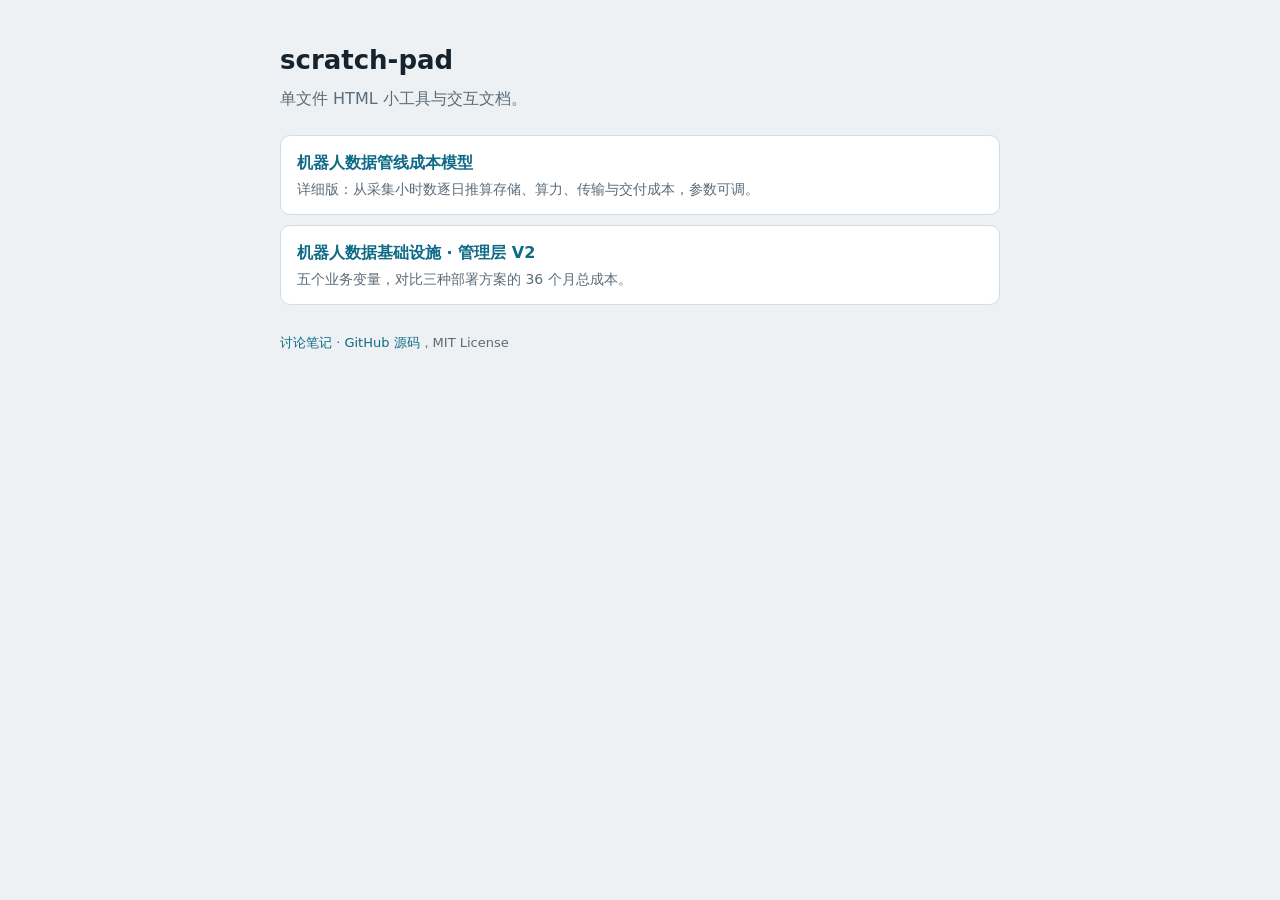
<file: index.html>
<!DOCTYPE html>
<html lang="zh-CN">
<head>
<meta charset="utf-8">
<meta name="viewport" content="width=device-width, initial-scale=1, viewport-fit=cover">
<title>scratch-pad</title>
<style>
:root{--bg:#EDF1F3;--panel:#fff;--ink:#16232F;--muted:#5B6B78;--line:#D4DCE1;--accent:#0E6A86;
  padding-top:env(safe-area-inset-top,0px);padding-bottom:env(safe-area-inset-bottom,0px)}
@media (prefers-color-scheme:dark){:root{--bg:#0F1820;--panel:#16222C;--ink:#E4ECF1;--muted:#93A4B1;--line:#2A3945;--accent:#4FB3D1}}
body{margin:0;background:var(--bg);color:var(--ink);font-family:"PingFang SC","Microsoft YaHei","Noto Sans SC",system-ui,sans-serif;line-height:1.6}
main{max-width:720px;margin:0 auto;padding:40px 20px}
h1{font-size:26px;margin:0 0 4px}
p{color:var(--muted);margin:0 0 24px}
ul{list-style:none;padding:0;margin:0}
li{background:var(--panel);border:1px solid var(--line);border-radius:10px;padding:14px 16px;margin-bottom:10px}
a{color:var(--accent);font-weight:600;text-decoration:none;font-size:16px}
a:hover{text-decoration:underline}
li span{display:block;color:var(--muted);font-size:14px;margin-top:2px}
footer{margin-top:28px;font-size:13px;color:var(--muted)}
footer a{font-size:13px;font-weight:400}
</style>
</head>
<body>
<main>
  <h1>scratch-pad</h1>
  <p>单文件 HTML 小工具与交互文档。</p>
  <ul>
    <li><a href="robot-data-cost-model/">机器人数据管线成本模型</a><span>详细版：从采集小时数逐日推算存储、算力、传输与交付成本，参数可调。</span></li>
    <li><a href="robot-data-cost-model/v2.html">机器人数据基础设施 · 管理层 V2</a><span>五个业务变量，对比三种部署方案的 36 个月总成本。</span></li>
  </ul>
  <footer><a href="https://github.com/MiaoDX/scratch-pad/blob/main/notes/INDEX.md">讨论笔记</a> · <a href="https://github.com/MiaoDX/scratch-pad">GitHub 源码</a>，MIT License</footer>
</main>
</body>
</html>
</file>
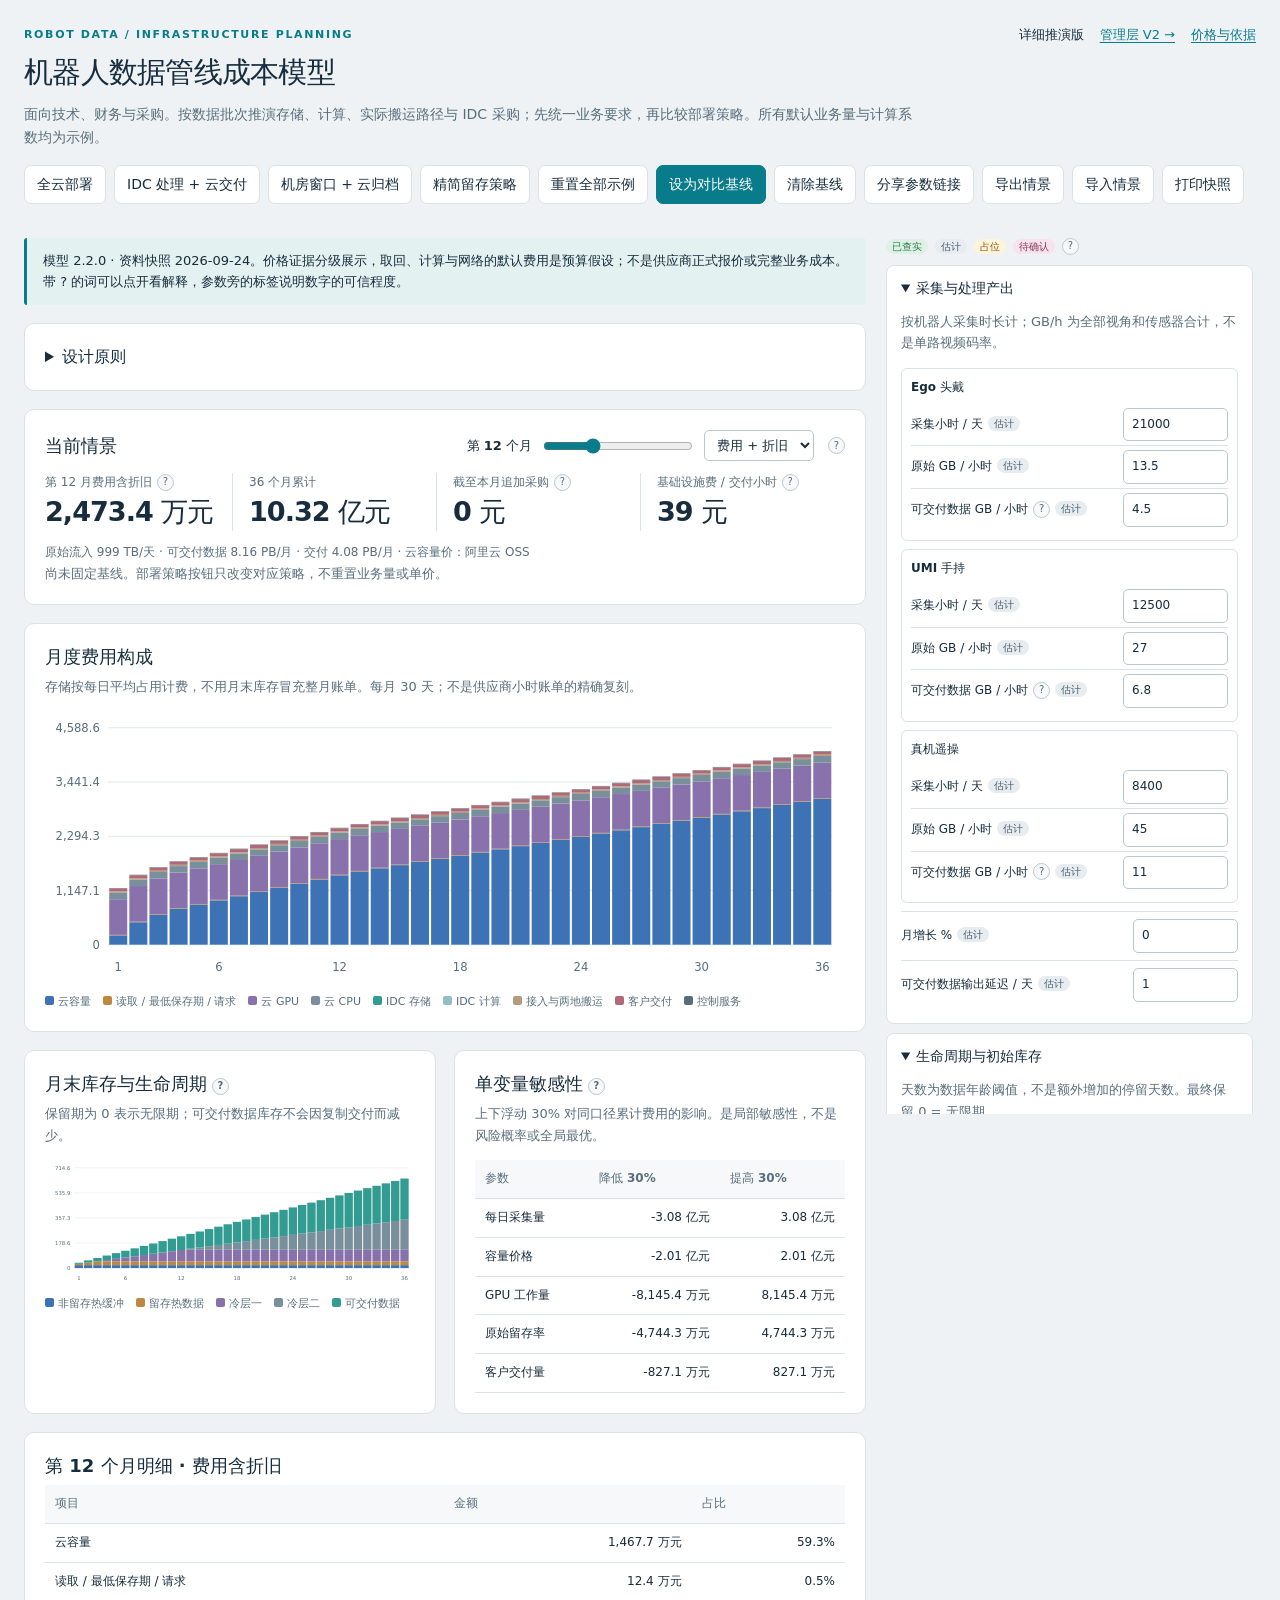
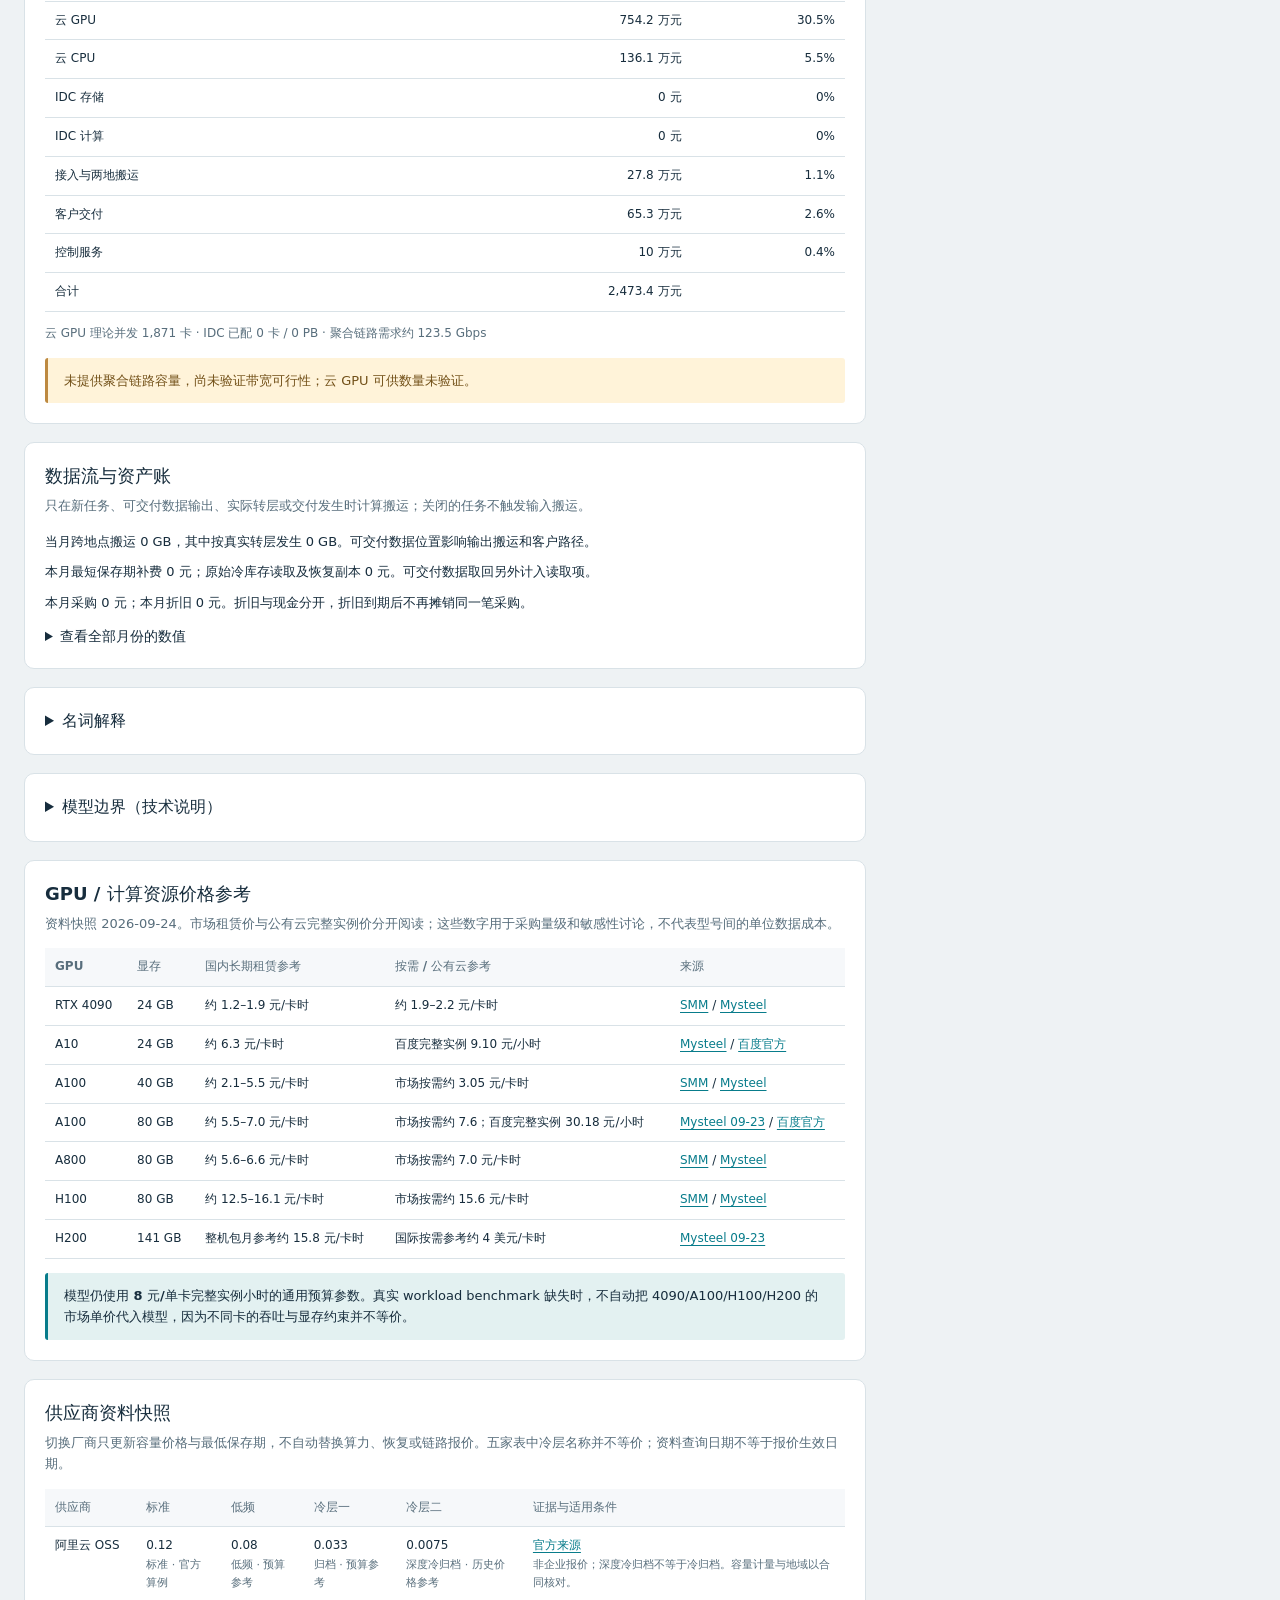
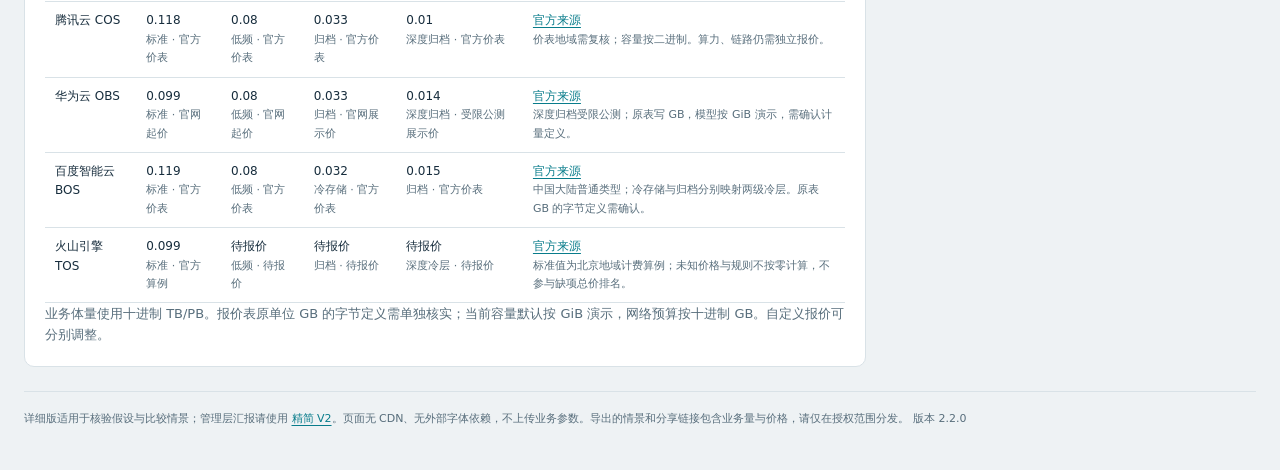
<file: robot-data-cost-model/index.html>
<!doctype html>
<html lang="zh-CN">
<head><meta charset="utf-8"><meta name="viewport" content="width=device-width,initial-scale=1"><title>机器人数据管线成本模型 · 详细版</title><link rel="stylesheet" href="report.css"></head>
<body><div class="wrap">
<header>
<div class="topline"><div class="eyebrow">ROBOT DATA / INFRASTRUCTURE PLANNING</div><nav class="nav"><strong>详细推演版</strong><a href="v2.html">管理层 V2 →</a><a href="#sources">价格与依据</a></nav></div>
<h1>机器人数据管线成本模型</h1>
<p class="intro">面向技术、财务与采购。按数据批次推演存储、计算、实际搬运路径与 IDC 采购；先统一业务要求，再比较部署策略。所有默认业务量与计算系数均为示例。</p>
<div class="toolbar"><button data-preset="cloud">全云部署</button><button data-preset="hybrid">IDC 处理 + 云交付</button><button data-preset="window">机房窗口 + 云归档</button><button data-preset="lean">精简留存策略</button><button id="reset">重置全部示例</button><button id="setBase" class="primary">设为对比基线</button><button id="clearBase">清除基线</button><button id="share">分享参数链接</button><button id="export">导出情景</button><label class="filebutton">导入情景<input id="import" type="file" accept="application/json,.json"></label><button id="print">打印快照</button></div>
<p class="flash" id="flash" role="status" aria-live="polite"></p>
</header>
<div class="layout"><main class="main">
<div class="notice">模型 2.2.0 · 资料快照 2026-09-24。价格证据分级展示，取回、计算与网络的默认费用是预算假设；不是供应商正式报价或完整业务成本。带 ? 的词可以点开看解释，参数旁的标签说明数字的可信程度。</div>
<details class="card principles"><summary>设计原则</summary><p class="sub">不随参数变化的几条规律，具体金额以下方模型为准。</p><div id="principles"></div></details>
<div id="error" class="error" role="alert" hidden></div>
<div id="results" class="main">
<section class="card"><div class="headrow"><h2>当前情景</h2><div class="monthcontrol"><label for="month">第 <b id="monthLabel">12</b> 个月</label><input id="month" type="range" min="1" max="36" value="12"><select id="view" aria-label="成本口径"><option value="amort">费用 + 折旧</option><option value="cash">现金支出</option></select><span data-q="view"></span></div></div><div id="kpis" class="kpis"></div><div id="flow" class="minirow"></div><p id="baselineNote" class="muted"></p></section>
<section class="card"><h2>月度费用构成</h2><p class="sub">存储按每日平均占用计费，不用月末库存冒充整月账单。每月 30 天；不是供应商小时账单的精确复刻。</p><div id="costChart" class="chart"></div><div id="costLegend" class="legend"></div></section>
<div class="twocol"><section class="card"><h2>月末库存与生命周期<span data-q="tiers"></span></h2><p class="sub">保留期为 0 表示无限期；可交付数据库存不会因复制交付而减少。</p><div id="stockChart" class="chart"></div><div id="stockLegend" class="legend"></div></section><section class="card"><h2>单变量敏感性<span data-q="sens"></span></h2><p class="sub">上下浮动 30% 对同口径累计费用的影响。是局部敏感性，不是风险概率或全局最优。</p><div id="sensitivity"></div></section></div>
<section class="card"><h2 id="detailTitle">月度明细</h2><div class="tablewrap"><table id="costTable"></table></div><div class="minirow" id="resourceSummary"></div><div id="warnings" class="notice warn" style="margin-top:14px"></div></section>
<section class="card"><h2>数据流与资产账</h2><p class="sub">只在新任务、可交付数据输出、实际转层或交付发生时计算搬运；关闭的任务不触发输入搬运。</p><div id="ledger" class="scope"></div><details style="margin-top:12px"><summary>查看全部月份的数值</summary><div class="tablewrap"><table id="monthlyTable"></table></div></details></section>
</div>
<details class="card" id="glossaryCard"><summary>名词解释</summary><div id="glossary"></div></details>
<details class="card scope"><summary>模型边界（技术说明）</summary><p><b>时间与库存：</b>每日均匀到达，月增长在月初切换。数据年龄从采集开始计算；热缓冲 ≤ 标准层年龄阈值 ≤ 深冷层阈值。非留存部分热缓冲后删除，留存原始与可交付数据分别设置最终删除期。</p><p><b>任务与卡时：</b>GPU 系数为有效计算卡时，两地都按利用率折算；已含读写和等待的实测系数，应把对应利用率设为 100%。GPU 单价按含主机资源的单卡实例预算；CPU 核时仅填写额外独立 CPU 工作，避免重复计费。</p><p><b>简化数据路径：</b>任务均读取新原始数据；同地输入按同一有序样本子集复用一次，任务产物汇集到打包位置，再形成可交付数据。未模拟完整 DAG、历史重跑或缓存淘汰；输入共享假设不成立时应重新核算。可交付数据延迟只移动输出时间，不模拟排队。</p><p><b>IDC：</b>已有容量为明确预留给本工作负载的容量；已有资产净值填入剩余待摊金额。新容量按整块采购、采购月开始折旧，到期不再计折旧，仍保留容量和运营费；未自动更新硬件。额外采购余量 20% 表示需求 × 1.2，不是 80% 使用水位。</p><p><b>网络与读取：</b>两地传输单价应包含该路径全部按流量收取的费用；与固定链路费不能重复报价。内网免流量不等于免请求或免取回。归档读取按每次独立恢复和临时副本预算；各项应以地域、对象大小及合同规则复核。</p><p><b>未覆盖：</b>采集、标注人工、灾备及多云副本、平台专有处理费、复杂合同阶梯、独立 CPU 服务器采购、机房网络建设、资产融资、交付重试、历史批量迁移、资源上线时间。请求和控制服务仅列预算项。累计数值只覆盖所选时间窗口，不是含期后最低保存义务的完整 TCO；吞吐和 SLA 未验证时不作可行性承诺。</p></details>
<section class="card sources" id="compute-prices"><h2>GPU / 计算资源价格参考</h2><p class="sub">资料快照 2026-09-24。市场租赁价与公有云完整实例价分开阅读；这些数字用于采购量级和敏感性讨论，不代表型号间的单位数据成本。</p><div class="tablewrap"><table><thead><tr><th>GPU</th><th>显存</th><th>国内长期租赁参考</th><th>按需 / 公有云参考</th><th>来源</th></tr></thead><tbody><tr><td>RTX 4090</td><td>24 GB</td><td>约 1.2–1.9 元/卡时</td><td>约 1.9–2.2 元/卡时</td><td><a href="https://aidc.smm.cn/price" target="_blank" rel="noopener">SMM</a> / <a href="https://suanli.mysteel.com/" target="_blank" rel="noopener">Mysteel</a></td></tr><tr><td>A10</td><td>24 GB</td><td>约 6.3 元/卡时</td><td>百度完整实例 9.10 元/小时</td><td><a href="https://suanli.mysteel.com/" target="_blank" rel="noopener">Mysteel</a> / <a href="https://cloud.baidu.com/product-price/gpu.html" target="_blank" rel="noopener">百度官方</a></td></tr><tr><td>A100</td><td>40 GB</td><td>约 2.1–5.5 元/卡时</td><td>市场按需约 3.05 元/卡时</td><td><a href="https://aidc.smm.cn/price" target="_blank" rel="noopener">SMM</a> / <a href="https://suanli.mysteel.com/" target="_blank" rel="noopener">Mysteel</a></td></tr><tr><td>A100</td><td>80 GB</td><td>约 5.5–7.0 元/卡时</td><td>市场按需约 7.6；百度完整实例 30.18 元/小时</td><td><a href="https://suanli.mysteel.com/m/26092316/27BFC27176BDC167.html" target="_blank" rel="noopener">Mysteel 09-23</a> / <a href="https://cloud.baidu.com/product-price/gpu.html" target="_blank" rel="noopener">百度官方</a></td></tr><tr><td>A800</td><td>80 GB</td><td>约 5.6–6.6 元/卡时</td><td>市场按需约 7.0 元/卡时</td><td><a href="https://aidc.smm.cn/price" target="_blank" rel="noopener">SMM</a> / <a href="https://suanli.mysteel.com/" target="_blank" rel="noopener">Mysteel</a></td></tr><tr><td>H100</td><td>80 GB</td><td>约 12.5–16.1 元/卡时</td><td>市场按需约 15.6 元/卡时</td><td><a href="https://aidc.smm.cn/price" target="_blank" rel="noopener">SMM</a> / <a href="https://suanli.mysteel.com/" target="_blank" rel="noopener">Mysteel</a></td></tr><tr><td>H200</td><td>141 GB</td><td>整机包月参考约 15.8 元/卡时</td><td>国际按需参考约 4 美元/卡时</td><td><a href="https://suanli.mysteel.com/m/26092316/27BFC27176BDC167.html" target="_blank" rel="noopener">Mysteel 09-23</a></td></tr></tbody></table></div><p class="notice" style="margin-top:14px"><b>模型仍使用 8 元/单卡完整实例小时的通用预算参数。</b>真实 workload benchmark 缺失时，不自动把 4090/A100/H100/H200 的市场单价代入模型，因为不同卡的吞吐与显存约束并不等价。</p></section><section class="card sources" id="sources"><h2>供应商资料快照</h2><p class="sub">切换厂商只更新容量价格与最低保存期，不自动替换算力、恢复或链路报价。五家表中冷层名称并不等价；资料查询日期不等于报价生效日期。</p><div id="vendorTable" class="tablewrap"></div><p class="muted">业务体量使用十进制 TB/PB。报价表原单位 GB 的字节定义需单独核实；当前容量默认按 GiB 演示，网络预算按十进制 GB。自定义报价可分别调整。</p></section>
</main><aside id="params" class="params" aria-label="详细参数"></aside></div>
<footer class="footer">详细版适用于核验假设与比较情景；管理层汇报请使用 <a href="v2.html">精简 V2</a>。页面无 CDN、无外部字体依赖，不上传业务参数。导出的情景和分享链接包含业务量与价格，请仅在授权范围分发。<span id="version"></span></footer>
</div><script src="model.js"></script><script src="ui.js"></script><script src="content.js"></script><script src="detail.js"></script></body></html>
</file>
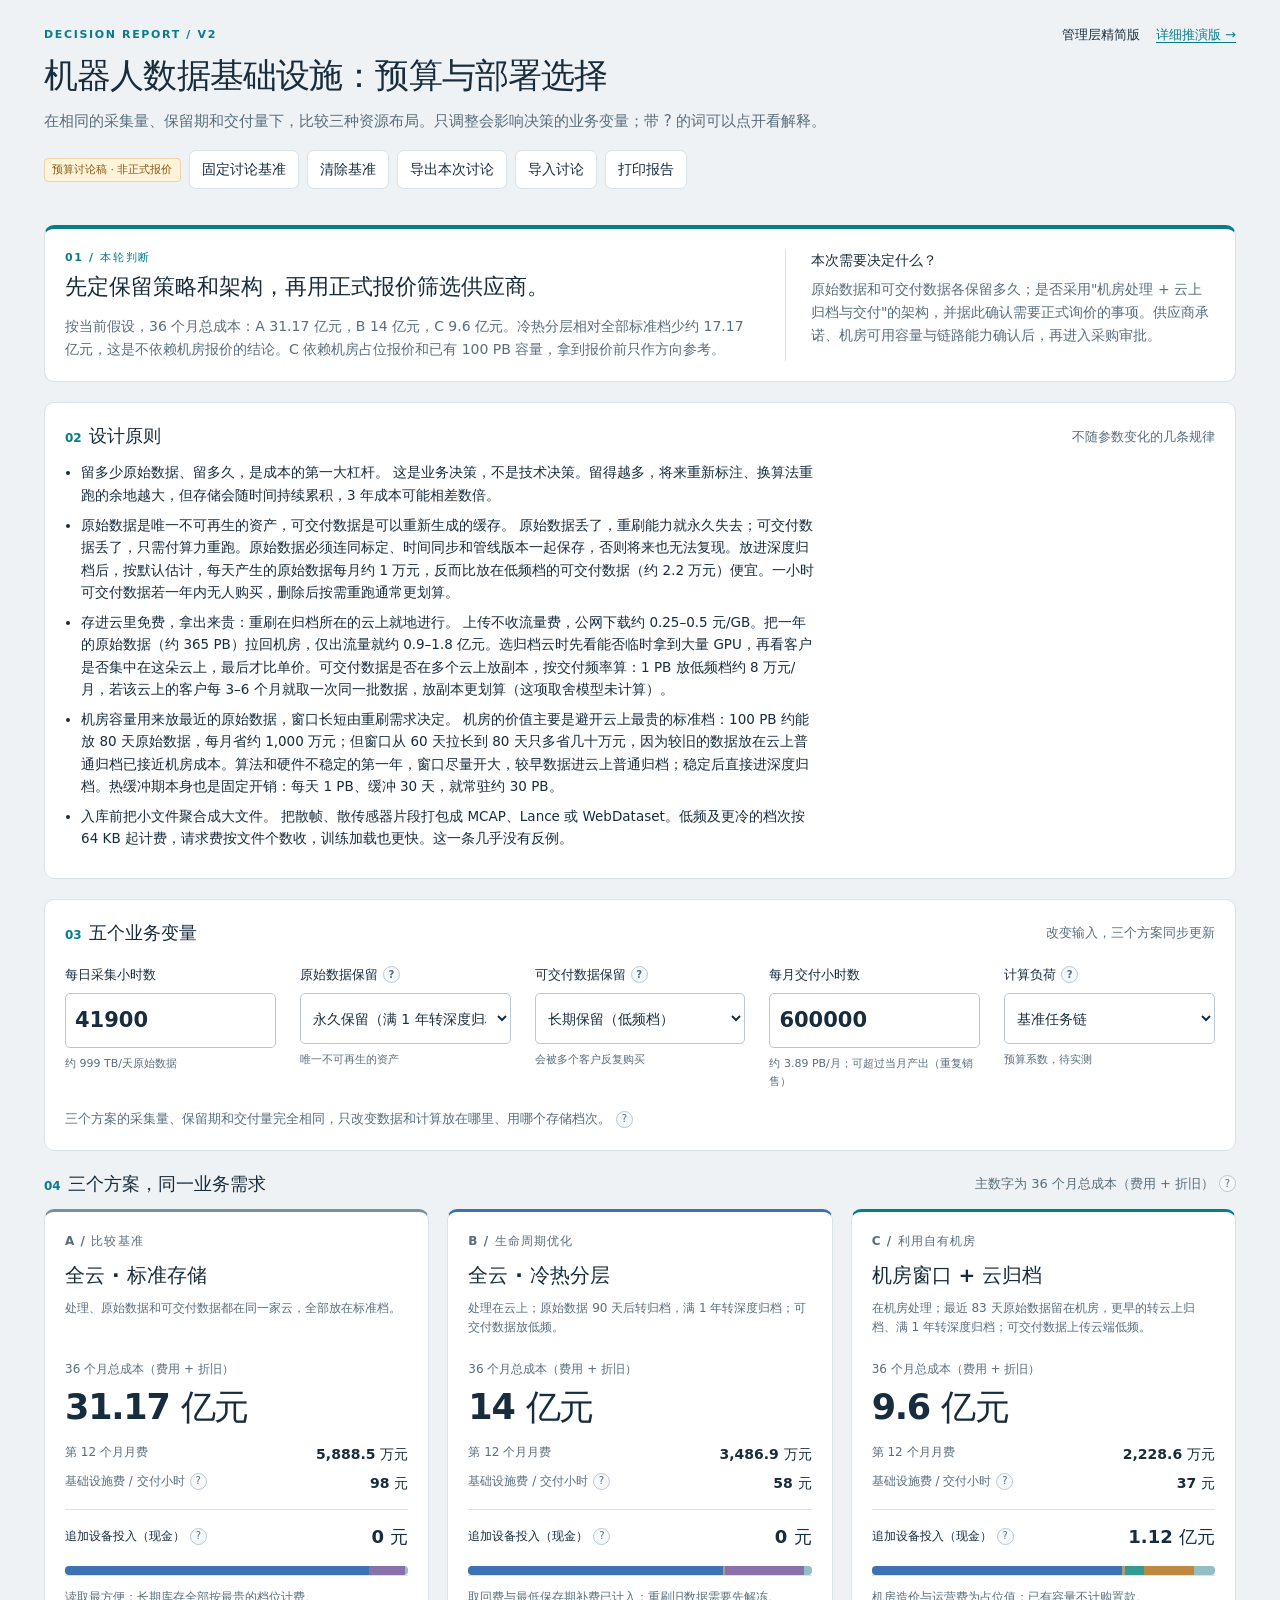
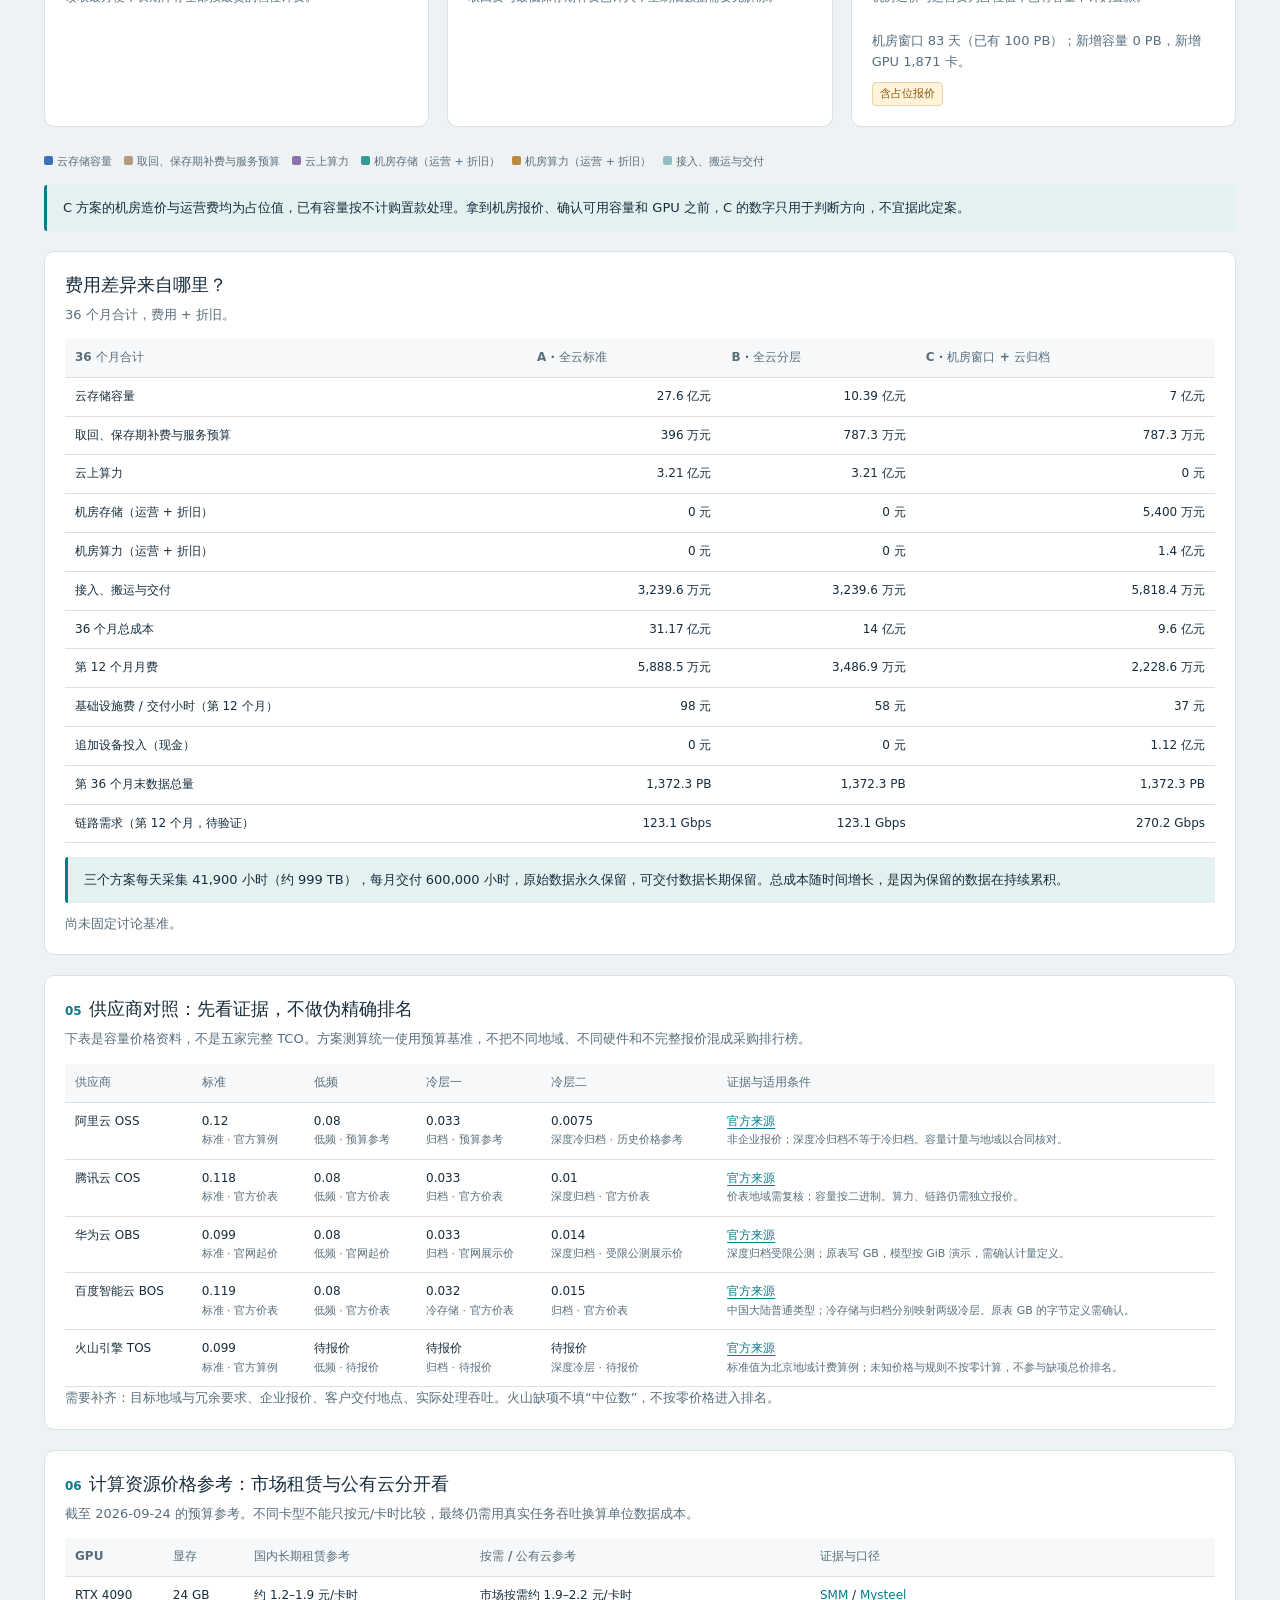
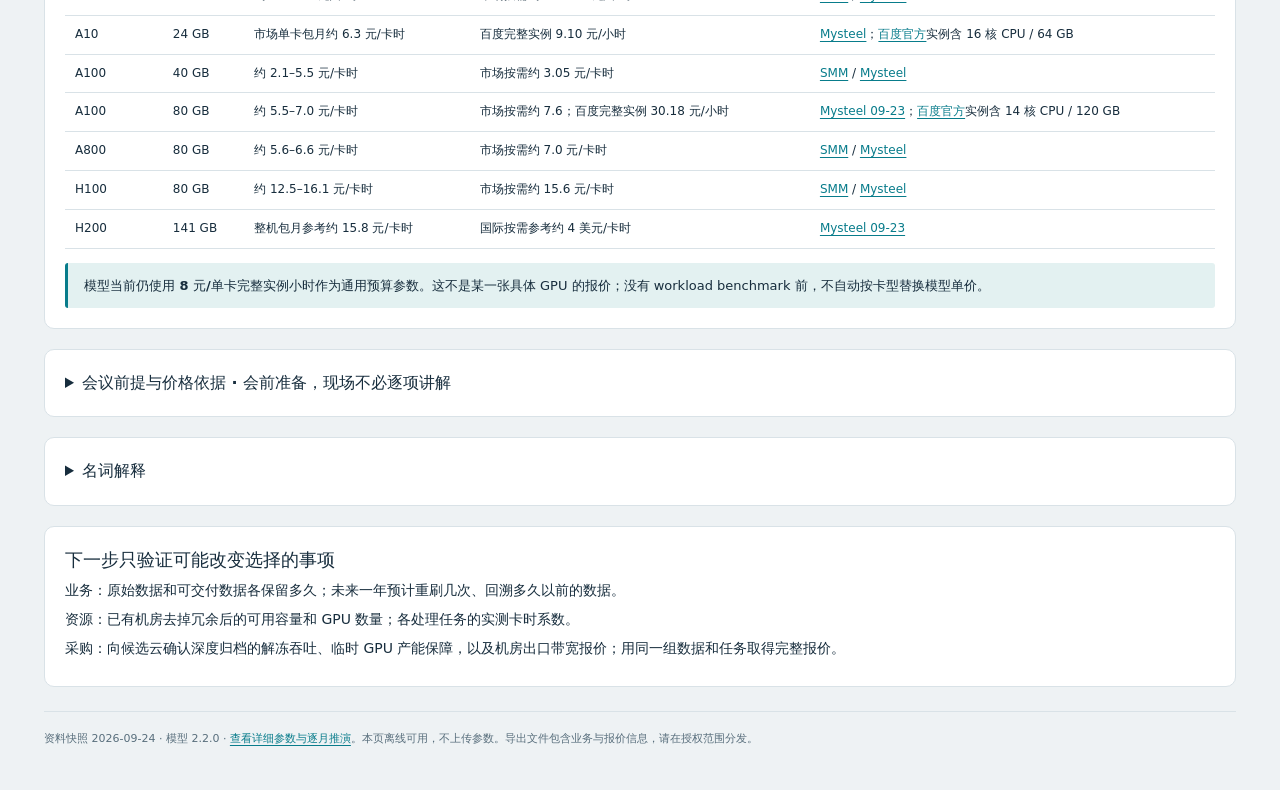
<file: robot-data-cost-model/v2.html>
<!doctype html>
<html lang="zh-CN">
<head><meta charset="utf-8"><meta name="viewport" content="width=device-width,initial-scale=1"><title>机器人数据基础设施 · 管理层决策报告 V2</title><link rel="stylesheet" href="report.css"></head>
<body><div class="wrap executive"><header>
<div class="topline"><div class="eyebrow">DECISION REPORT / V2</div><nav class="nav"><strong>管理层精简版</strong><a href="index.html">详细推演版 →</a></nav></div>
<h1>机器人数据基础设施：预算与部署选择</h1>
<p class="intro">在相同的采集量、保留期和交付量下，比较三种资源布局。只调整会影响决策的业务变量；带 ? 的词可以点开看解释。</p>
<div class="toolbar"><span class="pill warn">预算讨论稿 · 非正式报价</span><button id="saveBase">固定讨论基准</button><button id="clearBase">清除基准</button><button id="export">导出本次讨论</button><label class="filebutton">导入讨论<input id="import" type="file" accept="application/json,.json"></label><button id="print">打印报告</button></div><p class="flash" id="flash" role="status" aria-live="polite"></p>
</header><main>
<section class="card decision"><div><div class="eyebrow">01 / 本轮判断</div><h2>先定保留策略和架构，再用正式报价筛选供应商。</h2><p id="decisionText">载入情景中。</p></div><div class="ask"><strong>本次需要决定什么？</strong><p>原始数据和可交付数据各保留多久；是否采用"机房处理 + 云上归档与交付"的架构，并据此确认需要正式询价的事项。供应商承诺、机房可用容量与链路能力确认后，再进入采购审批。</p></div></section>
<section class="card principles"><div class="headrow"><h2><span class="sectionno">02</span>设计原则</h2><span class="muted">不随参数变化的几条规律</span></div><div id="principles"></div></section>
<section class="card"><div class="headrow"><h2><span class="sectionno">03</span>五个业务变量</h2><span class="muted">改变输入，三个方案同步更新</span></div><div class="controls">
<div class="control"><label for="hours">每日采集小时数</label><input id="hours" type="number" min="0" step="1000" value="41900"><small id="hoursNote"></small></div>
<div class="control"><label for="rawPolicy">原始数据保留<span data-q="rawPolicy"></span></label><select id="rawPolicy"><option value="0" selected>永久保留（满 1 年转深度归档）</option><option value="365">保留 1 年后删除</option><option value="90">保留 90 天后删除</option></select><small>唯一不可再生的资产</small></div>
<div class="control"><label for="prodPolicy">可交付数据保留<span data-q="prodPolicy"></span></label><select id="prodPolicy"><option value="0" selected>长期保留（低频档）</option><option value="365">保留 1 年，之后按需重跑</option><option value="30">保留 30 天，之后按需重跑</option></select><small>会被多个客户反复购买</small></div>
<div class="control"><label for="deliveryHours">每月交付小时数</label><input id="deliveryHours" type="number" min="0" step="10000" value="600000"><small id="deliveryNote"></small></div>
<div class="control"><label for="load">计算负荷<span data-q="load"></span></label><select id="load"><option value="0.5">轻量 · 0.5 倍</option><option value="1" selected>基准任务链</option><option value="2">较重 · 2 倍</option></select><small>预算系数，待实测</small></div>
</div><p id="snapshotLine" class="printnote"></p><p class="muted" style="margin-top:17px">三个方案的采集量、保留期和交付量完全相同，只改变数据和计算放在哪里、用哪个存储档次。<span data-q="schemes"></span></p></section>
<div id="error" class="error" role="alert" hidden></div>
<div id="results"><section><div class="headrow"><h2><span class="sectionno">04</span>三个方案，同一业务需求</h2><span class="muted">主数字为 36 个月总成本（费用 + 折旧）<span data-q="total36"></span></span></div><div id="schemes" class="schemes"></div><p class="notice comparehint">C 方案的机房造价与运营费均为占位值，已有容量按不计购置款处理。拿到机房报价、确认可用容量和 GPU 之前，C 的数字只用于判断方向，不宜据此定案。</p></section>
<section class="card" style="margin-top:20px"><h2>费用差异来自哪里？</h2><p class="sub">36 个月合计，费用 + 折旧。</p><div id="comparison" class="tablewrap"></div><div id="comparisonNote" class="notice" style="margin-top:14px"></div><p id="baseNote" class="muted" style="margin-top:10px"></p></section></div>
<section class="card sources"><h2><span class="sectionno">05</span>供应商对照：先看证据，不做伪精确排名</h2><p class="sub">下表是容量价格资料，不是五家完整 TCO。方案测算统一使用预算基准，不把不同地域、不同硬件和不完整报价混成采购排行榜。</p><div id="vendorTable" class="tablewrap"></div><p class="muted">需要补齐：目标地域与冗余要求、企业报价、客户交付地点、实际处理吞吐。火山缺项不填“中位数”，不按零价格进入排名。</p></section>
<section class="card sources" id="compute-prices"><h2><span class="sectionno">06</span>计算资源价格参考：市场租赁与公有云分开看</h2><p class="sub">截至 2026-09-24 的预算参考。不同卡型不能只按元/卡时比较，最终仍需用真实任务吞吐换算单位数据成本。</p><div class="tablewrap"><table><thead><tr><th>GPU</th><th>显存</th><th>国内长期租赁参考</th><th>按需 / 公有云参考</th><th>证据与口径</th></tr></thead><tbody><tr><td>RTX 4090</td><td>24 GB</td><td>约 1.2–1.9 元/卡时</td><td>市场按需约 1.9–2.2 元/卡时</td><td><a href="https://aidc.smm.cn/price" target="_blank" rel="noopener">SMM</a> / <a href="https://suanli.mysteel.com/" target="_blank" rel="noopener">Mysteel</a></td></tr><tr><td>A10</td><td>24 GB</td><td>市场单卡包月约 6.3 元/卡时</td><td>百度完整实例 9.10 元/小时</td><td><a href="https://suanli.mysteel.com/" target="_blank" rel="noopener">Mysteel</a>；<a href="https://cloud.baidu.com/product-price/gpu.html" target="_blank" rel="noopener">百度官方</a>实例含 16 核 CPU / 64 GB</td></tr><tr><td>A100</td><td>40 GB</td><td>约 2.1–5.5 元/卡时</td><td>市场按需约 3.05 元/卡时</td><td><a href="https://aidc.smm.cn/price" target="_blank" rel="noopener">SMM</a> / <a href="https://suanli.mysteel.com/" target="_blank" rel="noopener">Mysteel</a></td></tr><tr><td>A100</td><td>80 GB</td><td>约 5.5–7.0 元/卡时</td><td>市场按需约 7.6；百度完整实例 30.18 元/小时</td><td><a href="https://suanli.mysteel.com/m/26092316/27BFC27176BDC167.html" target="_blank" rel="noopener">Mysteel 09-23</a>；<a href="https://cloud.baidu.com/product-price/gpu.html" target="_blank" rel="noopener">百度官方</a>实例含 14 核 CPU / 120 GB</td></tr><tr><td>A800</td><td>80 GB</td><td>约 5.6–6.6 元/卡时</td><td>市场按需约 7.0 元/卡时</td><td><a href="https://aidc.smm.cn/price" target="_blank" rel="noopener">SMM</a> / <a href="https://suanli.mysteel.com/" target="_blank" rel="noopener">Mysteel</a></td></tr><tr><td>H100</td><td>80 GB</td><td>约 12.5–16.1 元/卡时</td><td>市场按需约 15.6 元/卡时</td><td><a href="https://aidc.smm.cn/price" target="_blank" rel="noopener">SMM</a> / <a href="https://suanli.mysteel.com/" target="_blank" rel="noopener">Mysteel</a></td></tr><tr><td>H200</td><td>141 GB</td><td>整机包月参考约 15.8 元/卡时</td><td>国际按需参考约 4 美元/卡时</td><td><a href="https://suanli.mysteel.com/m/26092316/27BFC27176BDC167.html" target="_blank" rel="noopener">Mysteel 09-23</a></td></tr></tbody></table></div><p class="notice" style="margin-top:14px"><b>模型当前仍使用 8 元/单卡完整实例小时作为通用预算参数。</b>这不是某一张具体 GPU 的报价；没有 workload benchmark 前，不自动按卡型替换模型单价。</p></section><details class="card" id="assumptions"><summary>会议前提与价格依据 · 会前准备，现场不必逐项讲解</summary><div class="scope">
<p><b>容量价格：</b>默认以阿里云公开牌价为统一基准：标准 0.12、低频 0.08、归档 0.033、深度冷归档 0.0075 元/GiB/月；取回费为预算假设。各家来源见供应商表，计量字节定义应在签约前确认。</p>
<p><b>业务换算：</b>每日采集小时数按详细版的模态结构（Ego 头戴、UMI 手持、真机遥操）等比例缩放，加权约 23.8 GB/小时原始数据、6.5 GB/小时可交付数据；交付小时按可交付数据体积折算。原始数据 100% 留存，热缓冲 30 天。</p>
<p><b>计算：</b>采用详细版默认任务链；GPU 8 元/单卡实例小时、额外 CPU 0.19 元/核时，有效利用率 70%；云端 50% 抢占实例、折扣幅度 60%。均待真实任务实测。</p>
<p><b>三个方案：</b>A 全部放在同一家云的标准档。B 原始数据 90 天后转归档、满 1 年转深度归档，可交付数据放低频，处理在云上。C 在机房处理，原始数据在机房保留一个滚动窗口（由已有容量推算），之后转云上归档、满 1 年转深度归档，可交付数据上传云端低频。A、B 不使用机房，因此不计已有机房的运营费。</p>
<p><b>机房：</b>存储 55 万元/PB、运营 1.5 万元/PB/月、额外采购余量 20%；GPU 6 万元/卡、运营 600 元/卡/月，均为占位。已有容量默认 100 PB（讨论用示例）；已有 GPU 默认 0，表示尚未录入，不代表没有。</p>
<p><b>交付与网络：</b>交付默认 50% 同云内网、40% 公网、10% 寄盘；公网 0.3 元/GB、云到机房 0.1、机房到云 0.02 为含路径费用的假设。请求与控制服务合计预算 11 万元/月。</p>
<p><b>未覆盖：</b>采集和标注人工、灾备与多云副本、重刷事件本身的算力与取回、历史库存迁移、机房网络建设、融资、资源上线周期。成本不完整，因此不作毛利判断。</p>
</div><div class="assumptiongrid" id="fixedFields" style="margin-top:14px"></div></details>
<details class="card" id="glossaryCard"><summary>名词解释</summary><div id="glossary"></div></details>
<section class="card tight"><h2>下一步只验证可能改变选择的事项</h2><p><b>业务：</b>原始数据和可交付数据各保留多久；未来一年预计重刷几次、回溯多久以前的数据。</p><p><b>资源：</b>已有机房去掉冗余后的可用容量和 GPU 数量；各处理任务的实测卡时系数。</p><p><b>采购：</b>向候选云确认深度归档的解冻吞吐、临时 GPU 产能保障，以及机房出口带宽报价；用同一组数据和任务取得完整报价。</p></section>
</main><footer class="footer">资料快照 2026-09-24 · 模型 2.2.0 · <a href="index.html">查看详细参数与逐月推演</a>。本页离线可用，不上传参数。导出文件包含业务与报价信息，请在授权范围分发。</footer></div>
<script src="model.js"></script><script src="ui.js"></script><script src="content.js"></script><script src="v2.js"></script></body></html>
</file>
<file: robot-data-cost-model/report.css>
:root{--bg:#eef2f4;--panel:#fff;--ink:#172d3d;--muted:#586e7c;--line:#d9e2e7;--accent:#087c8b;--soft:#e3f1f1;--warn:#875813;--warnbg:#fff3d9;--bad:#a23535;--blue:#3d72b4;--purple:#8971ab;--teal:#329b92;--gold:#bd8940;--slate:#79909c;font-family:system-ui,-apple-system,'PingFang SC','Microsoft YaHei',sans-serif;color:var(--ink);background:var(--bg);font-synthesis:none}
*{box-sizing:border-box}body{margin:0;font-size:14px;line-height:1.65}a{color:var(--accent);text-underline-offset:3px}button,input,select{font:inherit;color:inherit}button,a,input,select,summary{outline-offset:4px}button{cursor:pointer;border:1px solid var(--line);background:var(--panel);border-radius:7px;padding:7px 12px}button:hover{border-color:var(--accent);background:var(--soft)}button.primary{background:var(--accent);color:#fff;border-color:var(--accent)}input,select{border:1px solid #b8c8d2;border-radius:5px;background:var(--panel);padding:6px 8px;max-width:100%;min-width:0}input[type=number]{font-variant-numeric:tabular-nums}input[type=range]{padding:0;accent-color:var(--accent)}h1,h2,h3,p{margin:0}h1{font-size:29px;letter-spacing:-.025em;line-height:1.35;margin:8px 0 10px}h2{font-size:18px;line-height:1.45;margin-bottom:6px}h3{font-size:15px;margin-bottom:6px}.muted,.sub{color:var(--muted);font-size:13px}.sub{margin-bottom:14px}.eyebrow{font-size:11px;font-weight:750;letter-spacing:.15em;color:var(--accent)}.wrap{max-width:1460px;padding:24px;margin:auto}.topline{display:flex;justify-content:space-between;align-items:center;gap:16px}.nav{display:flex;gap:16px;flex-wrap:wrap;font-size:13px}.intro{max-width:900px;color:var(--muted)}.toolbar{display:flex;flex-wrap:wrap;align-items:center;gap:8px;margin-top:16px}.pill{display:inline-block;background:var(--soft);color:var(--accent);border:1px solid #b9d9dc;border-radius:4px;padding:2px 7px;font-size:11px}.pill.warn{color:var(--warn);background:var(--warnbg);border-color:#ead3a6}.layout{display:grid;grid-template-columns:minmax(0,1fr) 370px;gap:20px;margin-top:22px}.main{min-width:0;display:flex;flex-direction:column;gap:18px}.card{border:1px solid var(--line);background:var(--panel);border-radius:10px;padding:20px;min-width:0}.notice{border-left:3px solid var(--accent);background:var(--soft);padding:12px 16px;font-size:13px;border-radius:3px}.notice.warn{border-color:var(--gold);background:var(--warnbg);color:#725018}.error{border:1px solid #cf9999;background:#fff0f0;color:var(--bad);padding:14px;border-radius:7px;margin:12px 0}.kpis{display:grid;grid-template-columns:repeat(4,minmax(0,1fr));gap:16px}.metric{min-width:0;border-right:1px solid var(--line);padding-right:12px}.metric:last-child{border:0}.metric .label{font-size:12px;color:var(--muted)}.value{font-size:27px;font-weight:720;line-height:1.4;letter-spacing:-.035em;font-variant-numeric:tabular-nums}.value small{font-size:12px;margin-left:4px;font-weight:450;letter-spacing:0}.delta{color:var(--accent);font-size:12px;margin-top:4px}.minirow{display:flex;gap:18px;flex-wrap:wrap;margin:12px 0 0;color:var(--muted);font-size:12px}.headrow{display:flex;justify-content:space-between;gap:12px;align-items:center;margin-bottom:12px}.headrow h2{margin:0}.monthcontrol{display:flex;gap:9px;align-items:center;font-size:13px}.monthcontrol input{width:150px}.chart{width:100%;min-width:0;overflow:hidden}.chart svg{display:block;width:100%;height:auto}.legend{display:flex;flex-wrap:wrap;gap:12px;margin-top:8px;font-size:11px;color:var(--muted)}.legend i{display:inline-block;width:9px;height:9px;margin-right:4px;border-radius:2px}.twocol{display:grid;grid-template-columns:1fr 1fr;gap:18px}.tablewrap{overflow-x:auto}table{border-collapse:collapse;width:100%;font-size:12px}th,td{padding:9px 10px;border-bottom:1px solid var(--line);text-align:left;vertical-align:top}th{font-weight:550;color:var(--muted);background:#f6f8fa}td.num,th.num{text-align:right;font-variant-numeric:tabular-nums;white-space:nowrap}td small{display:block;color:var(--muted);font-size:11px}.params details{background:var(--panel);border:1px solid var(--line);border-radius:8px;margin-bottom:9px}.params summary{padding:11px 14px;cursor:pointer;font-size:14px;font-weight:650}.params .body{padding:0 14px 14px}.field{display:grid;grid-template-columns:minmax(0,1fr) 105px;gap:10px;align-items:center;padding:7px 0;border-top:1px solid var(--line)}.field label{font-size:12px}.field label small{display:block;font-size:10px;color:var(--muted)}.field input,.field select{width:100%;font-size:12px}.field.wide{grid-template-columns:1fr}.task{border:1px solid var(--line);border-radius:6px;padding:9px;margin:8px 0}.task h3{font-size:12px}.task .field{padding:4px 0}.task .field:first-of-type{border:0}.scope{font-size:13px}.scope p+p{margin-top:9px}details>summary{cursor:pointer}details.card summary{font-size:16px;font-weight:650}details.card[open] summary{margin-bottom:14px}.sources th,.sources td{font-size:12px}.sectionno{font-size:12px;font-weight:700;color:var(--accent);margin-right:7px}.footer{color:var(--muted);font-size:11px;padding:18px 0;border-top:1px solid var(--line);margin-top:24px}.flash{font-size:12px;color:var(--accent);min-height:1em}.hidden,[hidden]{display:none!important}.filebutton{display:inline-block;padding:7px 12px;border:1px solid var(--line);border-radius:7px;cursor:pointer;background:var(--panel)}.filebutton input{display:none}
.executive{max-width:1240px}.executive h1{font-size:34px}.executive .intro{font-size:15px;max-width:840px}.executive main{display:flex;flex-direction:column;gap:20px;margin-top:24px}.decision{display:grid;grid-template-columns:1.6fr 1fr;gap:32px;border-top:4px solid var(--accent)}.decision h2{font-size:22px;margin:4px 0 12px}.decision p{color:var(--muted)}.decision .ask{border-left:1px solid var(--line);padding-left:25px}.ask strong{display:block;margin-bottom:6px}.controls{display:grid;grid-template-columns:repeat(4,minmax(0,1fr));gap:24px;margin-top:18px}.control label{display:block;font-size:13px;font-weight:650;margin-bottom:8px}.control .inputrow{display:flex;gap:5px}.control input{width:100%;font-size:21px;font-weight:650;padding:9px}.control select{width:100%;font-size:14px;min-height:51px}.control .unit{max-width:65px;font-size:12px}.control small{display:block;color:var(--muted);font-size:11px;margin-top:7px}.schemes{display:grid;grid-template-columns:repeat(3,minmax(0,1fr));gap:18px}.scheme{position:relative;border-top:3px solid var(--slate)}.scheme:nth-child(2){border-top-color:var(--blue)}.scheme:nth-child(3){border-top-color:var(--accent)}.scheme .letter{font-size:12px;letter-spacing:.09em;color:var(--muted);font-weight:700;margin-bottom:7px}.scheme h3{font-size:20px;margin-bottom:7px}.scheme .route{font-size:12px;color:var(--muted);min-height:43px;margin-bottom:18px}.scheme .big{font-size:35px;font-weight:750;letter-spacing:-.035em}.scheme .big small{font-size:12px;font-weight:450;margin-left:3px}.scheme .label{color:var(--muted);font-size:12px}.scheme .invest{display:flex;justify-content:space-between;align-items:center;border-top:1px solid var(--line);margin:14px 0;padding-top:12px;font-size:12px}.scheme .invest strong{font-size:18px;font-variant-numeric:tabular-nums}.scheme .limit{font-size:12px;color:var(--muted);padding-top:12px;border-top:1px solid var(--line);min-height:55px}.horizontalbar{display:flex;height:9px;border-radius:4px;overflow:hidden;margin-top:14px;background:var(--bg)}.horizontalbar span{height:100%}.comparehint{margin-top:14px}.assumptiongrid{display:grid;grid-template-columns:1fr 1fr;gap:16px}.tight p{margin:6px 0}.printnote{display:none}
@media(min-width:1060px){.params{position:sticky;top:12px;max-height:calc(100vh - 24px);overflow:auto;align-self:start;padding-right:3px}}
@media(max-width:1059px){.layout{grid-template-columns:1fr}.params{display:grid;grid-template-columns:1fr 1fr;gap:10px;align-items:start}.kpis{gap:10px}.controls{gap:14px}.value{font-size:23px}}
@media(max-width:760px){.wrap{padding:16px}.topline{align-items:flex-start;flex-direction:column;gap:8px}h1,.executive h1{font-size:26px}.card{padding:15px}.kpis,.controls{grid-template-columns:1fr 1fr}.metric:nth-child(2){border:0}.twocol,.decision,.schemes,.assumptiongrid,.params{grid-template-columns:1fr}.decision{gap:16px}.decision .ask{border-left:0;border-top:1px solid var(--line);padding:14px 0 0}.headrow{align-items:flex-start;flex-direction:column}.scheme .route,.scheme .limit{min-height:0}.scheme .big{font-size:30px}.toolbar button,.filebutton{font-size:12px}.field{grid-template-columns:1fr 125px}}
@media print{body{background:#fff;color:#111}.wrap{max-width:none;padding:0}.toolbar,.params,.nav,.controls,.monthcontrol,.no-print{display:none!important}.layout,.twocol{display:block}.card{border:1px solid #ddd;box-shadow:none;break-inside:avoid;margin:12px 0}.main{display:block}.schemes{gap:10px}.scheme .big{font-size:26px}.notice{background:#f3f3f3}.printnote{display:block;font-size:12px;margin-top:12px}.footer{font-size:10px}a{color:#111}.chart svg{max-height:260px}.executive .decision{display:block}.decision .ask{border:0;padding:12px 0 0}details:not([open]){display:none}}

/* Reading aids (2.2.0) */
button.q{display:inline-flex;align-items:center;justify-content:center;width:17px;height:17px;padding:0;margin:0 0 0 5px;border-radius:50%;border:1px solid #b8c8d2;background:#f6f8fa;color:var(--muted);font-size:10px;line-height:1;vertical-align:1px}
button.q:hover,button.q[aria-expanded=true]{border-color:var(--accent);color:var(--accent);background:var(--soft)}
.termpop{position:absolute;z-index:40;width:min(300px,calc(100vw - 24px));background:var(--panel);border:1px solid var(--line);border-radius:8px;padding:10px 12px;box-shadow:0 8px 28px rgba(23,45,61,.18);font-size:13px;line-height:1.6}
.termpop b{display:block;margin-bottom:2px}.termpop a{display:inline-block;margin-top:4px;font-size:12px}
.tag{display:inline-block;font-size:10px;line-height:1.5;padding:0 6px;border-radius:8px;margin-left:5px;vertical-align:1px;white-space:nowrap}
.t-ok{background:#dff1e6;color:#2f7d4f}.t-est{background:#e6ecf0;color:#4b5e6e}.t-ph{background:var(--warnbg);color:var(--warn)}.t-dec{background:#f6e3eb;color:#8a3b5c}
.taglegend{display:flex;flex-wrap:wrap;align-items:center;gap:2px;margin:0 0 10px}.taglegend .tag:first-child{margin-left:0}
.principles ul{margin:0;padding-left:1.15em}.principles li{margin:8px 0;max-width:86ch;font-size:13.5px}.principles li b{margin-right:4px}
.glosshead{font-size:14px;margin:18px 0 4px}.glosshead:first-child{margin-top:0}
.gi{padding:6px 8px;border-radius:6px;scroll-margin-top:16px}.gi:target{background:var(--soft)}.gi h4{margin:0;font-size:13px}.gi p{margin:2px 0 0;max-width:86ch;font-size:13px}
.executive .controls{grid-template-columns:repeat(auto-fit,minmax(170px,1fr))}
.scheme .kv{display:flex;justify-content:space-between;gap:8px;font-size:12px;color:var(--muted);margin-top:6px}.scheme .kv strong{color:var(--ink);font-size:14px;font-variant-numeric:tabular-nums}
.scheme .flag{margin-top:8px}
@media print{.termpop,button.q{display:none!important}}
</file>
